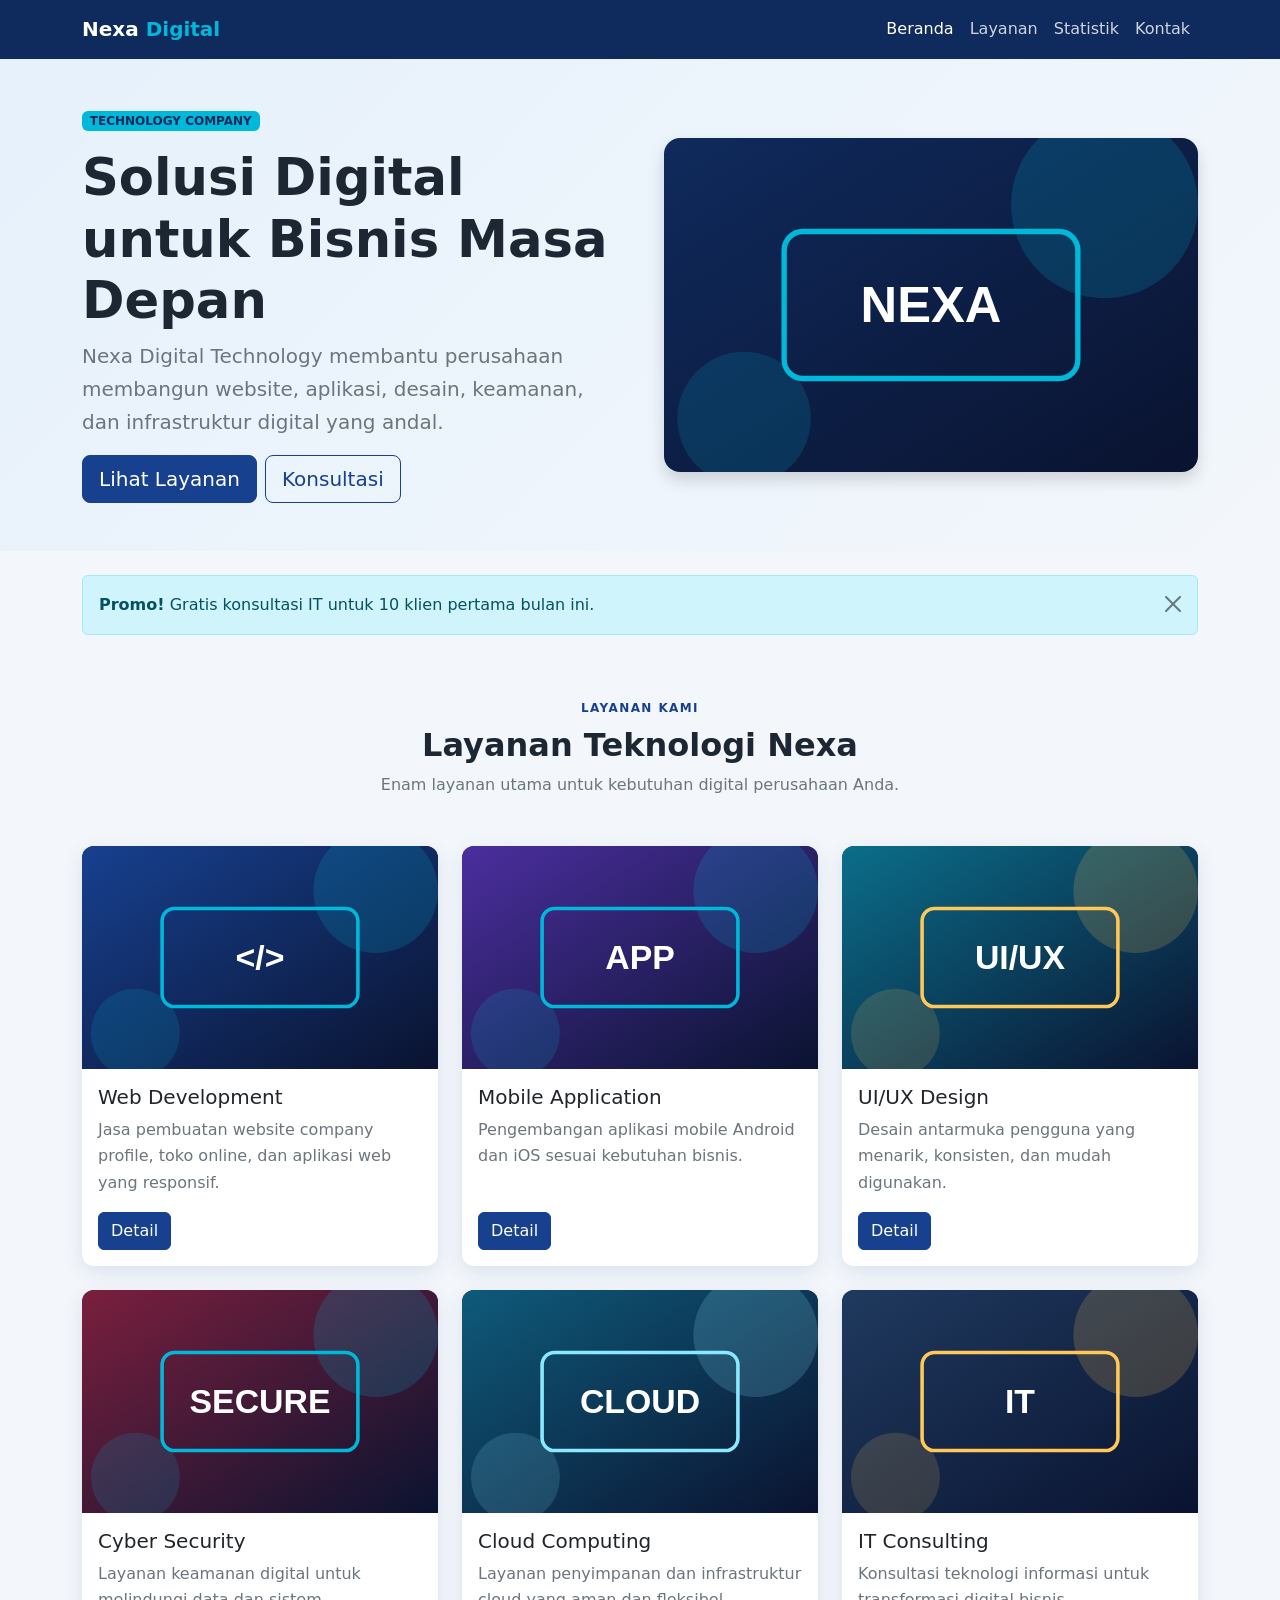
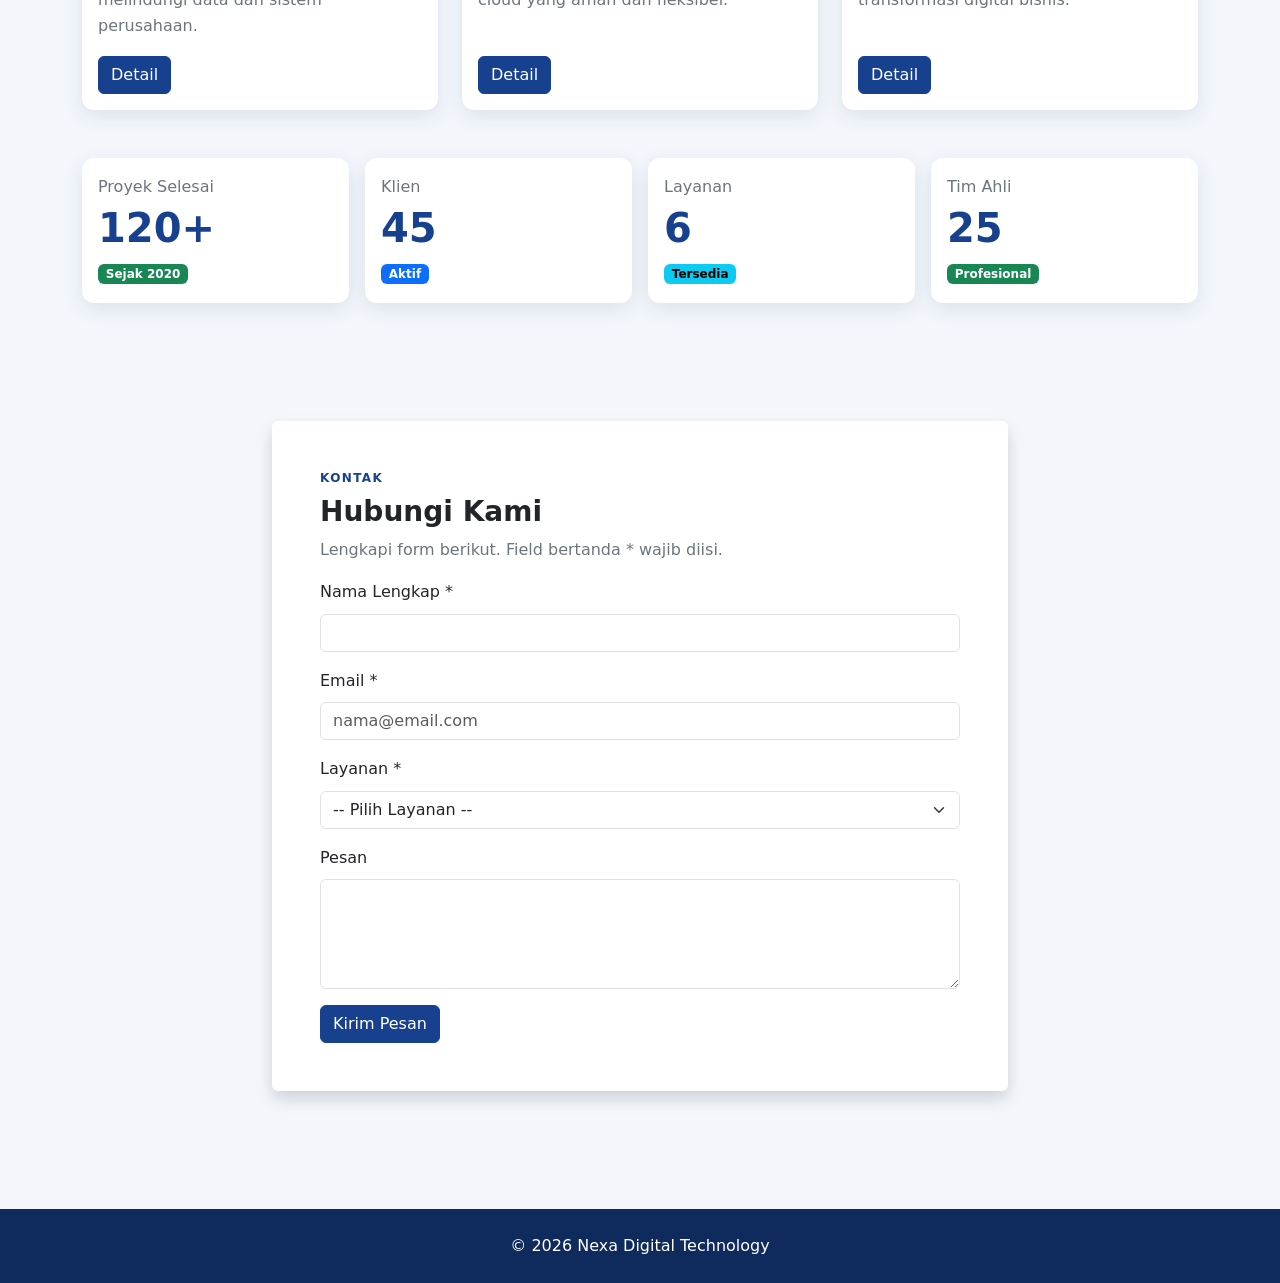
<file: Quizz/index.html>
<!DOCTYPE html>
<html lang="id">
<head>
  <meta charset="UTF-8">
  <meta name="viewport" content="width=device-width, initial-scale=1.0">
  <title>Nexa Digital Technology</title>
  <!-- Bootstrap CSS (CDN) -->
  <link href="https://cdn.jsdelivr.net/npm/bootstrap@5.3.8/dist/css/bootstrap.min.css" rel="stylesheet">
  <!-- Custom CSS setelah Bootstrap -->
  <link rel="stylesheet" href="css/style.css">
</head>
<body>

<!-- NAVBAR -->
<nav class="navbar navbar-expand-lg navbar-dark brand-navbar sticky-top">
  <div class="container">
    <a class="navbar-brand fw-bold" href="#beranda">Nexa <span>Digital</span></a>
    <button class="navbar-toggler" type="button" data-bs-toggle="collapse" data-bs-target="#menuUtama" aria-controls="menuUtama" aria-expanded="false" aria-label="Buka navigasi">
      <span class="navbar-toggler-icon"></span>
    </button>
    <div class="collapse navbar-collapse" id="menuUtama">
      <ul class="navbar-nav ms-auto mb-2 mb-lg-0">
        <li class="nav-item"><a class="nav-link active" href="#beranda">Beranda</a></li>
        <li class="nav-item"><a class="nav-link" href="#layanan">Layanan</a></li>
        <li class="nav-item"><a class="nav-link" href="#statistik">Statistik</a></li>
        <li class="nav-item"><a class="nav-link" href="#kontak">Kontak</a></li>
      </ul>
    </div>
  </div>
</nav>

<!-- HERO -->
<header id="beranda" class="hero-section py-5">
  <div class="container">
    <div class="row align-items-center g-5">
      <div class="col-12 col-lg-6">
        <span class="badge custom-badge mb-3">TECHNOLOGY COMPANY</span>
        <h1 class="fw-bold">Solusi Digital untuk Bisnis Masa Depan</h1>
        <p class="lead text-secondary">Nexa Digital Technology membantu perusahaan membangun website, aplikasi, desain, keamanan, dan infrastruktur digital yang andal.</p>
        <div class="d-flex flex-column flex-sm-row gap-2">
          <a href="#layanan" class="btn btn-brand btn-lg">Lihat Layanan</a>
          <button class="btn btn-outline-brand btn-lg" data-bs-toggle="modal" data-bs-target="#modalDetail" data-judul="Konsultasi Gratis" data-isi="Hubungi tim kami melalui form kontak untuk jadwal konsultasi gratis.">Konsultasi</button>
        </div>
      </div>
      <div class="col-12 col-lg-6">
        <img src="images/hero.svg" alt="Nexa Digital Technology" class="img-fluid rounded-4 shadow">
      </div>
    </div>
  </div>
</header>

<main class="container">

  <!-- ALERT -->
  <div class="alert alert-info alert-dismissible fade show mt-4" role="alert">
    <strong>Promo!</strong> Gratis konsultasi IT untuk 10 klien pertama bulan ini.
    <button type="button" class="btn-close" data-bs-dismiss="alert" aria-label="Tutup"></button>
  </div>

  <!-- LAYANAN -->
  <section id="layanan" class="py-5">
    <div class="text-center mb-5">
      <span class="section-label">LAYANAN KAMI</span>
      <h2 class="fw-bold">Layanan Teknologi Nexa</h2>
      <p class="text-secondary">Enam layanan utama untuk kebutuhan digital perusahaan Anda.</p>
    </div>
    <div class="row g-4">
      <div class="col-12 col-md-6 col-lg-4">
        <div class="card service-card h-100">
          <img src="images/layanan-1.svg" class="card-img-top" alt="Web Development">
          <div class="card-body d-flex flex-column">
            <h3 class="h5">Web Development</h3>
            <p class="text-secondary">Jasa pembuatan website company profile, toko online, dan aplikasi web yang responsif.</p>
            <button class="btn btn-brand mt-auto align-self-start" data-bs-toggle="modal" data-bs-target="#modalDetail" data-judul="Web Development" data-isi="Pembuatan website modern, cepat, dan responsif menggunakan HTML, CSS, JavaScript, dan framework terkini.">Detail</button>
          </div>
        </div>
      </div>
      <div class="col-12 col-md-6 col-lg-4">
        <div class="card service-card h-100">
          <img src="images/layanan-2.svg" class="card-img-top" alt="Mobile Application">
          <div class="card-body d-flex flex-column">
            <h3 class="h5">Mobile Application</h3>
            <p class="text-secondary">Pengembangan aplikasi mobile Android dan iOS sesuai kebutuhan bisnis.</p>
            <button class="btn btn-brand mt-auto align-self-start" data-bs-toggle="modal" data-bs-target="#modalDetail" data-judul="Mobile Application" data-isi="Aplikasi mobile dengan performa baik dan pengalaman pengguna yang nyaman di berbagai perangkat.">Detail</button>
          </div>
        </div>
      </div>
      <div class="col-12 col-md-6 col-lg-4">
        <div class="card service-card h-100">
          <img src="images/layanan-3.svg" class="card-img-top" alt="UI/UX Design">
          <div class="card-body d-flex flex-column">
            <h3 class="h5">UI/UX Design</h3>
            <p class="text-secondary">Desain antarmuka pengguna yang menarik, konsisten, dan mudah digunakan.</p>
            <button class="btn btn-brand mt-auto align-self-start" data-bs-toggle="modal" data-bs-target="#modalDetail" data-judul="UI/UX Design" data-isi="Riset pengguna, wireframe, prototype, hingga desain visual siap implementasi.">Detail</button>
          </div>
        </div>
      </div>
      <div class="col-12 col-md-6 col-lg-4">
        <div class="card service-card h-100">
          <img src="images/layanan-4.svg" class="card-img-top" alt="Cyber Security">
          <div class="card-body d-flex flex-column">
            <h3 class="h5">Cyber Security</h3>
            <p class="text-secondary">Layanan keamanan digital untuk melindungi data dan sistem perusahaan.</p>
            <button class="btn btn-brand mt-auto align-self-start" data-bs-toggle="modal" data-bs-target="#modalDetail" data-judul="Cyber Security" data-isi="Audit keamanan, pengujian kerentanan, dan pendampingan perlindungan data.">Detail</button>
          </div>
        </div>
      </div>
      <div class="col-12 col-md-6 col-lg-4">
        <div class="card service-card h-100">
          <img src="images/layanan-5.svg" class="card-img-top" alt="Cloud Computing">
          <div class="card-body d-flex flex-column">
            <h3 class="h5">Cloud Computing</h3>
            <p class="text-secondary">Layanan penyimpanan dan infrastruktur cloud yang aman dan fleksibel.</p>
            <button class="btn btn-brand mt-auto align-self-start" data-bs-toggle="modal" data-bs-target="#modalDetail" data-judul="Cloud Computing" data-isi="Migrasi, penyimpanan, dan pengelolaan infrastruktur cloud yang skalabel.">Detail</button>
          </div>
        </div>
      </div>
      <div class="col-12 col-md-6 col-lg-4">
        <div class="card service-card h-100">
          <img src="images/layanan-6.svg" class="card-img-top" alt="IT Consulting">
          <div class="card-body d-flex flex-column">
            <h3 class="h5">IT Consulting</h3>
            <p class="text-secondary">Konsultasi teknologi informasi untuk transformasi digital bisnis.</p>
            <button class="btn btn-brand mt-auto align-self-start" data-bs-toggle="modal" data-bs-target="#modalDetail" data-judul="IT Consulting" data-isi="Analisis kebutuhan, perencanaan strategi TI, dan pendampingan transformasi digital.">Detail</button>
          </div>
        </div>
      </div>
    </div>
  </section>

  <!-- STATISTIK -->
  <section id="statistik" class="pb-5">
    <div class="row g-3">
      <div class="col-12 col-sm-6 col-lg-3"><div class="card dashboard-card h-100"><div class="card-body"><p class="text-secondary mb-1">Proyek Selesai</p><h2 class="display-6 fw-bold stat-number">120+</h2><span class="badge text-bg-success">Sejak 2020</span></div></div></div>
      <div class="col-12 col-sm-6 col-lg-3"><div class="card dashboard-card h-100"><div class="card-body"><p class="text-secondary mb-1">Klien</p><h2 class="display-6 fw-bold stat-number">45</h2><span class="badge text-bg-primary">Aktif</span></div></div></div>
      <div class="col-12 col-sm-6 col-lg-3"><div class="card dashboard-card h-100"><div class="card-body"><p class="text-secondary mb-1">Layanan</p><h2 class="display-6 fw-bold stat-number">6</h2><span class="badge text-bg-info">Tersedia</span></div></div></div>
      <div class="col-12 col-sm-6 col-lg-3"><div class="card dashboard-card h-100"><div class="card-body"><p class="text-secondary mb-1">Tim Ahli</p><h2 class="display-6 fw-bold stat-number">25</h2><span class="badge text-bg-success">Profesional</span></div></div></div>
    </div>
  </section>

  <!-- FORM KONTAK -->
  <section id="kontak" class="contact-section">
    <div class="row justify-content-center">
      <div class="col-12 col-lg-8">
        <div class="card border-0 shadow">
          <div class="card-body p-4 p-md-5">
            <span class="section-label">KONTAK</span>
            <h2 class="h3 fw-bold">Hubungi Kami</h2>
            <p class="text-secondary">Lengkapi form berikut. Field bertanda * wajib diisi.</p>
            <form id="formKontak">
              <div class="mb-3">
                <label for="nama" class="form-label">Nama Lengkap *</label>
                <input type="text" class="form-control" id="nama" name="nama" required>
              </div>
              <div class="mb-3">
                <label for="email" class="form-label">Email *</label>
                <input type="email" class="form-control" id="email" name="email" placeholder="nama@email.com" required>
              </div>
              <div class="mb-3">
                <label for="layananPilih" class="form-label">Layanan *</label>
                <select class="form-select" id="layananPilih" name="layanan" required>
                  <option value="">-- Pilih Layanan --</option>
                  <option>Web Development</option><option>Mobile Application</option><option>UI/UX Design</option>
                  <option>Cyber Security</option><option>Cloud Computing</option><option>IT Consulting</option>
                </select>
              </div>
              <div class="mb-3">
                <label for="pesan" class="form-label">Pesan</label>
                <textarea class="form-control" id="pesan" name="pesan" rows="4" maxlength="300"></textarea>
              </div>
              <button type="button" class="btn btn-brand" id="btnKirim">Kirim Pesan</button>
            </form>
          </div>
        </div>
      </div>
    </div>
  </section>
</main>

<!-- FOOTER -->
<footer class="brand-footer py-4 mt-5">
  <div class="container text-center">
    <p class="mb-0">&copy; 2026 Nexa Digital Technology</p>
  </div>
</footer>

<!-- MODAL DETAIL -->
<div class="modal fade" id="modalDetail" tabindex="-1" aria-labelledby="judulDetail" aria-hidden="true">
  <div class="modal-dialog modal-dialog-centered">
    <div class="modal-content">
      <div class="modal-header">
        <h2 class="modal-title fs-5" id="judulDetail">Detail Layanan</h2>
        <button type="button" class="btn-close" data-bs-dismiss="modal" aria-label="Tutup"></button>
      </div>
      <div class="modal-body"><p id="isiDetail" class="mb-0"></p></div>
      <div class="modal-footer">
        <button type="button" class="btn btn-secondary" data-bs-dismiss="modal">Tutup</button>
      </div>
    </div>
  </div>
</div>

<!-- MODAL KONFIRMASI -->
<div class="modal fade" id="modalKonfirmasi" tabindex="-1" aria-labelledby="judulKonfirmasi" aria-hidden="true">
  <div class="modal-dialog modal-dialog-centered">
    <div class="modal-content">
      <div class="modal-header">
        <h2 class="modal-title fs-5" id="judulKonfirmasi">Konfirmasi Pesan</h2>
        <button type="button" class="btn-close" data-bs-dismiss="modal" aria-label="Tutup"></button>
      </div>
      <div class="modal-body">Apakah data yang dimasukkan sudah benar?</div>
      <div class="modal-footer">
        <button type="button" class="btn btn-secondary" data-bs-dismiss="modal">Periksa Kembali</button>
        <button type="button" class="btn btn-brand" id="btnYa" data-bs-dismiss="modal">Ya, Kirim</button>
      </div>
    </div>
  </div>
</div>

<!-- Bootstrap Bundle -->
<script src="https://cdn.jsdelivr.net/npm/bootstrap@5.3.8/dist/js/bootstrap.bundle.min.js"></script>
<script>
  // Isi modal detail dari data tombol
  document.getElementById('modalDetail').addEventListener('show.bs.modal', function (e) {
    var b = e.relatedTarget;
    document.getElementById('judulDetail').textContent = b.dataset.judul;
    document.getElementById('isiDetail').textContent = b.dataset.isi;
  });
  // Validasi form sebelum membuka modal konfirmasi
  document.getElementById('btnKirim').addEventListener('click', function () {
    var f = document.getElementById('formKontak');
    if (f.reportValidity()) new bootstrap.Modal(document.getElementById('modalKonfirmasi')).show();
  });
  // Setelah konfirmasi, tampilkan alert sukses
  document.getElementById('btnYa').addEventListener('click', function () {
    document.getElementById('formKontak').reset();
    var a = document.createElement('div');
    a.className = 'alert alert-success alert-dismissible fade show mt-3';
    a.innerHTML = '<strong>Berhasil!</strong> Pesan Anda telah terkirim.<button type="button" class="btn-close" data-bs-dismiss="alert" aria-label="Tutup"></button>';
    document.getElementById('formKontak').appendChild(a);
  });
</script>
</body>
</html>
</file>
<file: Quizz/css/style.css>
/* ===== CUSTOM THEME (Nexa Digital Technology) ===== */
:root{
  --brand-primary:#17408f;
  --brand-primary-dark:#0f2a5c;
  --brand-accent:#00b8d9;
  --brand-background:#f3f7fc;
  --brand-surface:#ffffff;
  --brand-text:#1d2733;
  --brand-muted:#667385;
  --brand-radius:12px;
  --brand-shadow:0 6px 20px rgba(15,42,92,.10);
}
html{scroll-behavior:smooth}
body{background:var(--brand-background);color:var(--brand-text);line-height:1.65;font-family:"Segoe UI",system-ui,-apple-system,Roboto,Arial,sans-serif}

/* Navbar */
.brand-navbar{background-color:var(--brand-primary-dark)}
.brand-navbar .navbar-brand span{color:var(--brand-accent)}
.brand-navbar .nav-link{color:rgba(255,255,255,.8)}
.brand-navbar .nav-link:hover,.brand-navbar .nav-link.active{color:#fff}

/* Hero */
.hero-section{background:linear-gradient(135deg,#e6f1fb,var(--brand-background))}
.hero-section h1{font-size:2.1rem}
.custom-badge{background-color:var(--brand-accent);color:var(--brand-primary-dark)}

/* Label */
.section-label{display:block;color:var(--brand-primary);font-size:12px;font-weight:bold;letter-spacing:1.4px;margin-bottom:7px}

/* Buttons */
.btn-brand{background-color:var(--brand-primary);border-color:var(--brand-primary);color:#fff}
.btn-brand:hover{background-color:var(--brand-primary-dark);border-color:var(--brand-primary-dark);color:#fff}
.btn-outline-brand{background:transparent;border:1px solid var(--brand-primary);color:var(--brand-primary)}
.btn-outline-brand:hover{background-color:var(--brand-primary);color:#fff}

/* Cards */
.service-card,.dashboard-card{border:0;border-radius:var(--brand-radius);box-shadow:var(--brand-shadow);overflow:hidden;transition:transform .2s,box-shadow .2s}
.service-card:hover{transform:translateY(-5px);box-shadow:0 12px 28px rgba(15,42,92,.16)}
.service-card .card-img-top{width:100%;aspect-ratio:8/5;height:auto;object-fit:contain;background:#0f2a5c}
.stat-number{color:var(--brand-primary)}

/* Form */
.form-control:focus,.form-select:focus{border-color:var(--brand-primary);box-shadow:0 0 0 .2rem rgba(23,64,143,.15)}
.contact-section{padding:30px 0}

/* Footer */
.brand-footer{background-color:var(--brand-primary-dark);color:#fff}

/* Mobile-first */
@media(min-width:768px){.hero-section h1{font-size:2.7rem}.contact-section{padding:50px 0}}
@media(min-width:992px){.hero-section h1{font-size:3.2rem}.contact-section{padding:70px 0}}
</file>
